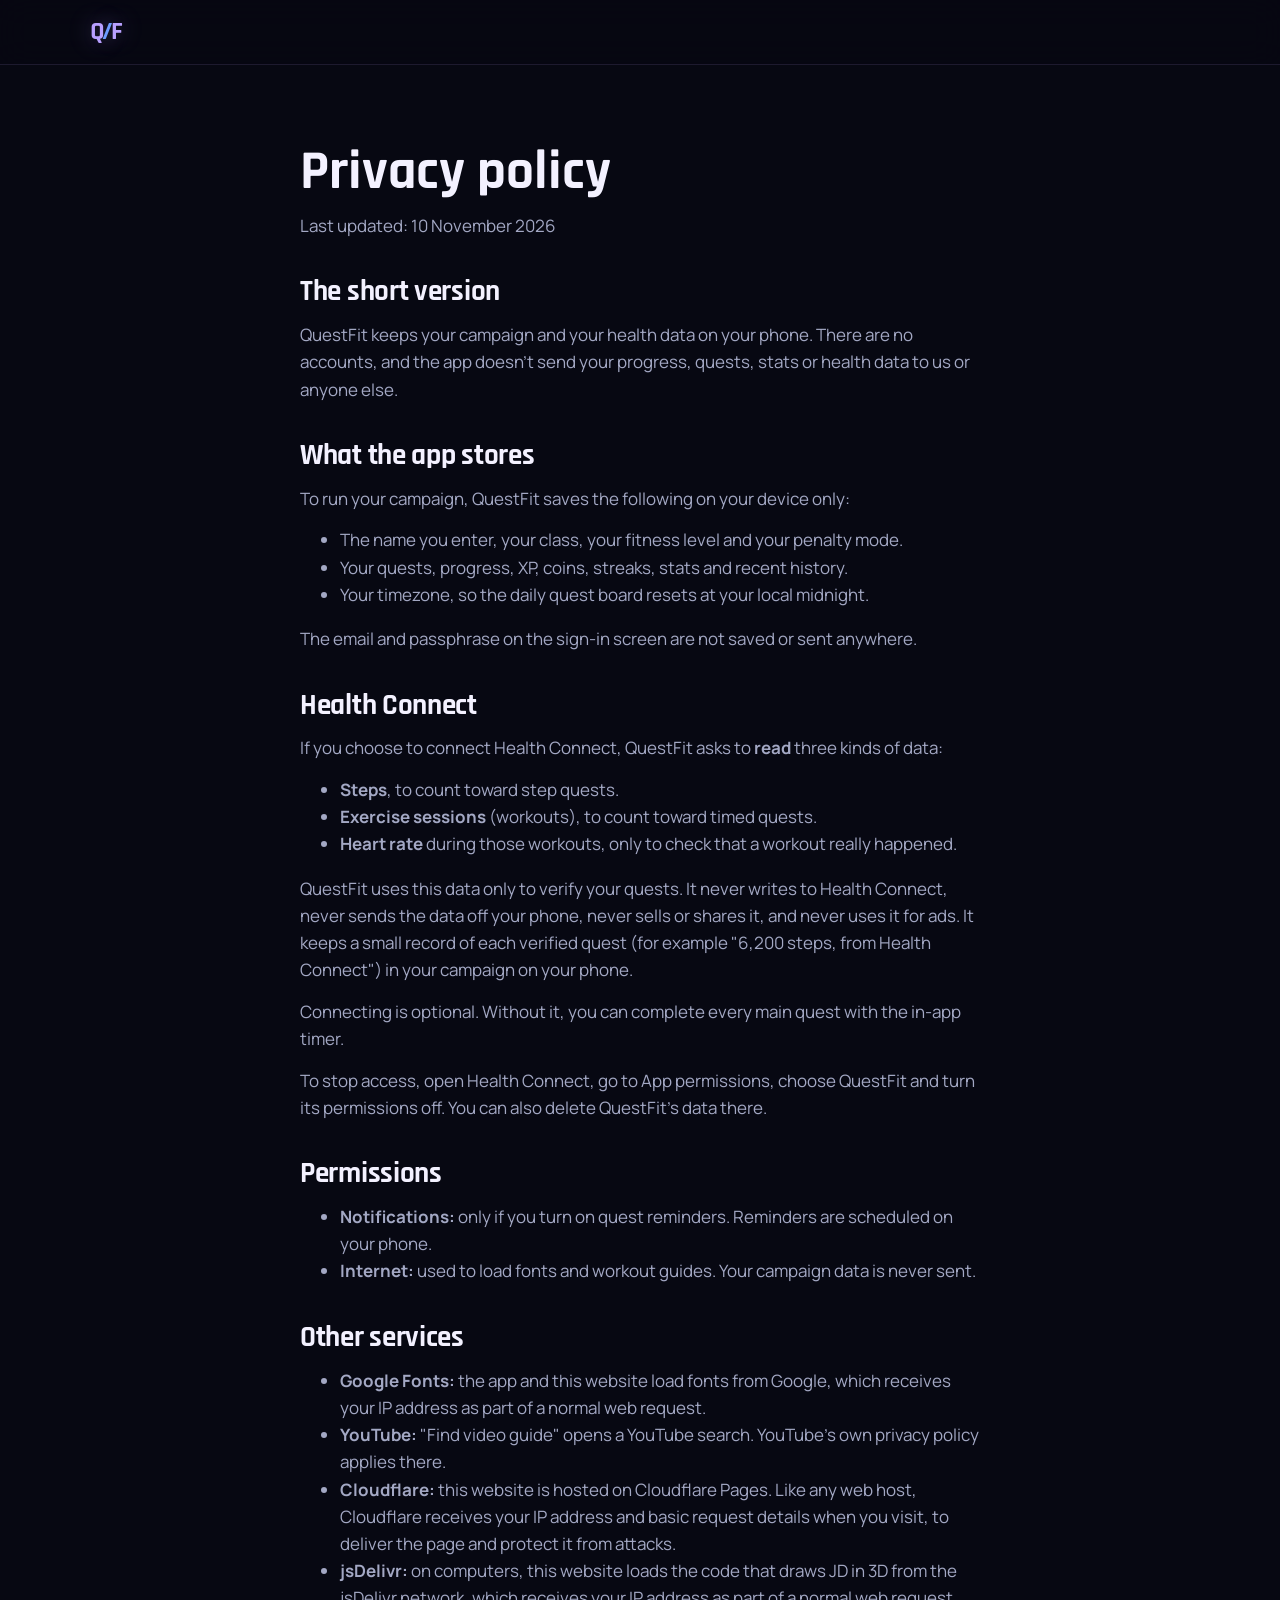
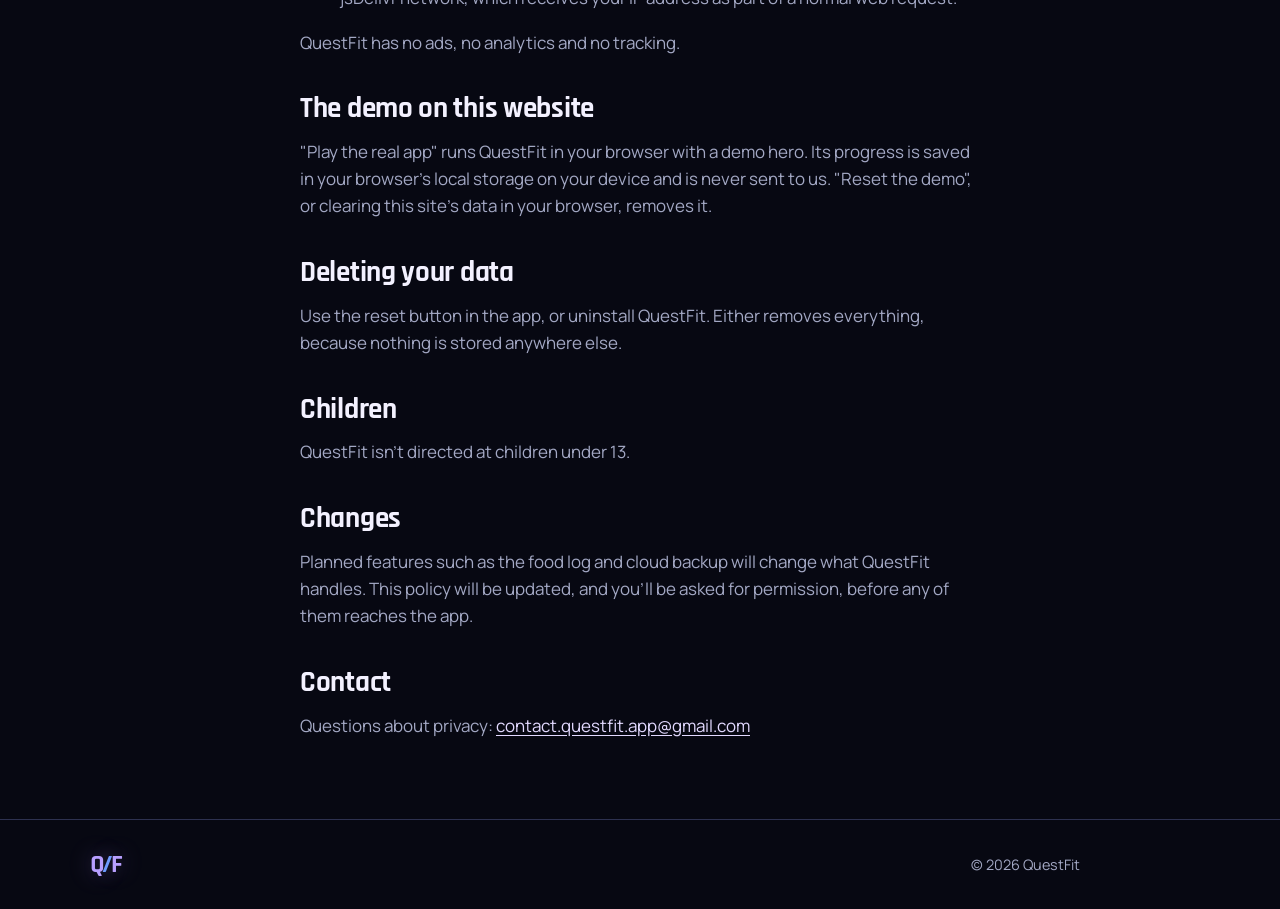
<file: privacy.html>
<!doctype html>
<html lang="en">
<head>
  <meta charset="UTF-8" />
  <meta name="viewport" content="width=device-width, initial-scale=1" />
  <title>Privacy policy · QuestFit</title>
  <meta name="theme-color" content="#070812" />
  <link rel="icon" href="assets/favicon-32.png" type="image/png" sizes="32x32" />
  <link rel="apple-touch-icon" href="assets/apple-touch-icon.png" />
  <link rel="preconnect" href="https://fonts.googleapis.com" />
  <link rel="preconnect" href="https://fonts.gstatic.com" crossorigin />
  <link rel="stylesheet" href="https://fonts.googleapis.com/css2?family=Manrope:wght@400;500;600;700&family=Rajdhani:wght@600;700&display=swap" />
  <link rel="stylesheet" href="styles.css" />
</head>
<body>
  <header class="site-header">
    <nav class="nav wrap" aria-label="Main">
      <a class="logo" href="index.html" aria-label="QuestFit home">Q<span>/</span>F</a>
    </nav>
  </header>

  <main class="legal wrap">
    <h1>Privacy policy</h1>
    <p class="updated">Last updated: 10 November 2026</p>

    <!-- Update this page (and the app's public/privacypolicy.html) before any server feature ships. -->

    <h2>The short version</h2>
    <p>QuestFit keeps your campaign and your health data on your phone. There are no accounts, and the app doesn't send your progress, quests, stats or health data to us or anyone else.</p>

    <h2>What the app stores</h2>
    <p>To run your campaign, QuestFit saves the following on your device only:</p>
    <ul>
      <li>The name you enter, your class, your fitness level and your penalty mode.</li>
      <li>Your quests, progress, XP, coins, streaks, stats and recent history.</li>
      <li>Your timezone, so the daily quest board resets at your local midnight.</li>
    </ul>
    <p>The email and passphrase on the sign-in screen are not saved or sent anywhere.</p>

    <h2>Health Connect</h2>
    <p>If you choose to connect Health Connect, QuestFit asks to <strong>read</strong> three kinds of data:</p>
    <ul>
      <li><strong>Steps</strong>, to count toward step quests.</li>
      <li><strong>Exercise sessions</strong> (workouts), to count toward timed quests.</li>
      <li><strong>Heart rate</strong> during those workouts, only to check that a workout really happened.</li>
    </ul>
    <p>QuestFit uses this data only to verify your quests. It never writes to Health Connect, never sends the data off your phone, never sells or shares it, and never uses it for ads. It keeps a small record of each verified quest (for example "6,200 steps, from Health Connect") in your campaign on your phone.</p>
    <p>Connecting is optional. Without it, you can complete every main quest with the in-app timer.</p>
    <p>To stop access, open Health Connect, go to App permissions, choose QuestFit and turn its permissions off. You can also delete QuestFit's data there.</p>

    <h2>Permissions</h2>
    <ul>
      <li><strong>Notifications:</strong> only if you turn on quest reminders. Reminders are scheduled on your phone.</li>
      <li><strong>Internet:</strong> used to load fonts and workout guides. Your campaign data is never sent.</li>
    </ul>

    <h2>Other services</h2>
    <ul>
      <li><strong>Google Fonts:</strong> the app and this website load fonts from Google, which receives your IP address as part of a normal web request.</li>
      <li><strong>YouTube:</strong> "Find video guide" opens a YouTube search. YouTube's own privacy policy applies there.</li>
      <li><strong>Cloudflare:</strong> this website is hosted on Cloudflare Pages. Like any web host, Cloudflare receives your IP address and basic request details when you visit, to deliver the page and protect it from attacks.</li>
      <li><strong>jsDelivr:</strong> on computers, this website loads the code that draws JD in 3D from the jsDelivr network, which receives your IP address as part of a normal web request.</li>
    </ul>
    <p>QuestFit has no ads, no analytics and no tracking.</p>

    <h2>The demo on this website</h2>
    <p>"Play the real app" runs QuestFit in your browser with a demo hero. Its progress is saved in your browser's local storage on your device and is never sent to us. "Reset the demo", or clearing this site's data in your browser, removes it.</p>

    <h2>Deleting your data</h2>
    <p>Use the reset button in the app, or uninstall QuestFit. Either removes everything, because nothing is stored anywhere else.</p>

    <h2>Children</h2>
    <p>QuestFit isn't directed at children under 13.</p>

    <h2>Changes</h2>
    <p>Planned features such as the food log and cloud backup will change what QuestFit handles. This policy will be updated, and you'll be asked for permission, before any of them reaches the app.</p>

    <h2>Contact</h2>
    <p>Questions about privacy: <a href="mailto:contact.questfit.app@gmail.com">contact.questfit.app@gmail.com</a></p>
  </main>

  <footer class="site-footer">
    <div class="wrap footer-row">
      <a class="logo" href="index.html" aria-label="QuestFit home">Q<span>/</span>F</a>
      <p>© 2026 QuestFit</p>
    </div>
  </footer>
</body>
</html>
</file>
<file: styles.css>
/* QuestFit website. Palette and fonts match the app's "Shadowbound" theme. */
:root {
  color-scheme: dark;
  --void: #070812;
  --panel: #101323;
  --panel-2: #151a31;
  --line: #2d3150;
  --text: #f3f1ff;
  --muted: #a3a8c4;
  --violet: #b8a0ff;
  --violet-pale: #e2d9ff;
  --violet-deep: #7659df;
  --blue: #6c9cff;
  --ember: #ff6f9e;
  --grad: linear-gradient(180deg, #fff 25%, #a9a5cb 100%); /* the soft white-to-grey on headlines */

  --font-display: Rajdhani, "Arial Narrow", sans-serif;
  --font-body: Manrope, -apple-system, BlinkMacSystemFont, "Segoe UI", sans-serif;

  /* fluid type scale: phone → desktop */
  --step-0: clamp(1rem, .96rem + .2vw, 1.0625rem);
  --step-1: clamp(1.125rem, 1.05rem + .35vw, 1.3125rem);
  --step-2: clamp(1.375rem, 1.2rem + .8vw, 1.875rem);
  --step-3: clamp(2rem, 1.5rem + 2.4vw, 3.5rem);
  --step-4: clamp(3rem, 1.6rem + 6.6vw, 7rem);

  --space-s: clamp(1rem, .9rem + .5vw, 1.5rem);
  --space-m: clamp(1.5rem, 1.2rem + 1.5vw, 2.5rem);
  --space-l: clamp(3rem, 2.2rem + 3.5vw, 5.5rem);
  --gutter: clamp(1rem, .5rem + 2.5vw, 2.5rem);
}

*, *::before, *::after { box-sizing: border-box; }
html { scroll-behavior: smooth; -webkit-text-size-adjust: 100%; }
body {
  position: relative;
  margin: 0;
  background: var(--void);
  color: var(--text);
  font: 400 var(--step-0)/1.6 var(--font-body);
  overflow-x: hidden;
}
img { display: block; max-width: 100%; height: auto; }
h1, h2, h3 { margin: 0; font-family: var(--font-display); font-weight: 700; line-height: 1; }
h2 { font-size: var(--step-3); letter-spacing: -.01em; }
h3 { font-size: var(--step-2); font-weight: 600; line-height: 1.1; }
p { margin: 0; }
a { color: var(--violet-pale); text-underline-offset: .2em; }
:focus-visible { outline: 2px solid var(--violet); outline-offset: 3px; border-radius: 4px; }

.wrap { width: 100%; max-width: 1180px; margin-inline: auto; padding-inline: var(--gutter); }
.skip-link { position: absolute; left: -999px; top: 0; padding: .75rem 1rem; background: var(--violet); color: var(--void); z-index: 100; }
.skip-link:focus { left: 1rem; }

/* header */
.site-header {
  position: sticky; top: 0; z-index: 10;
  background: rgba(7, 8, 18, .78);
  backdrop-filter: blur(16px);
  -webkit-backdrop-filter: blur(16px);
  border-bottom: 1px solid rgba(184, 160, 255, .12);
}
.nav { display: flex; align-items: center; gap: var(--space-s); min-height: 64px; }
.logo { color: var(--violet); font: 700 1.6rem/1 var(--font-display); letter-spacing: -.1em; text-decoration: none; text-shadow: 0 0 22px rgba(184, 160, 255, .35); }
.logo span { color: var(--blue); }
.nav-links { display: flex; gap: 1.75rem; margin: 0 0 0 auto; padding: 0; list-style: none; }
.nav-links a { color: var(--muted); font-weight: 600; font-size: .95rem; text-decoration: none; }
.nav-links a:hover { color: var(--text); }

/* buttons */
.btn {
  display: inline-flex; align-items: center; justify-content: center; gap: .6rem;
  min-height: 48px; padding: .8rem 1.4rem;
  border: 1px solid transparent; border-radius: 12px;
  font: 700 1rem/1 var(--font-body); text-decoration: none; cursor: pointer;
  transition: transform .15s ease, background-color .15s ease, box-shadow .15s ease;
}
.btn:active { transform: scale(.97); }
.btn--primary { background: var(--violet); color: #0d0b1b; box-shadow: 0 10px 30px rgba(118, 89, 223, .35); }
.btn--primary:hover { background: var(--violet-pale); }
.btn--soon { background: transparent; border-color: var(--line); color: var(--muted); cursor: default; }
.btn--soon svg { width: 18px; height: 18px; fill: currentColor; }
.play-badge img { height: 56px; width: auto; }
.play-slot--small .btn { min-height: 40px; padding: .55rem 1rem; font-size: .875rem; }
.play-slot--small .play-badge img { height: 40px; }

/* hero: centred copy, then JD standing in front of a glowing arch with the app beside him */
.hero { position: relative; isolation: isolate; padding-block: clamp(1.5rem, 1rem + 3vw, 3.5rem) 0; text-align: center; }
.hero-copy { max-width: 900px; margin-inline: auto; }
.hero-title { font-size: clamp(2.4rem, 1rem + 5vw, 5rem); line-height: .98; letter-spacing: -.02em; }
.hero-title .line { display: block; background: var(--grad); -webkit-background-clip: text; background-clip: text; color: transparent; }
.hero-lede { max-width: 46ch; margin: var(--space-s) auto 0; color: var(--muted); font-size: var(--step-1); line-height: 1.55; }
.hero-actions { display: flex; flex-direction: column; align-items: center; gap: .9rem; margin-top: var(--space-m); }
.hero-note { color: var(--muted); font-size: .9rem; }
.hero-scene { position: relative; height: clamp(400px, 42vw, 520px); margin-top: var(--space-s); overflow: hidden; }
.hero-jd { position: absolute; left: 50%; bottom: 0; z-index: 2; width: 267px; height: 400px; margin-left: -134px; pointer-events: none; }
.hero-phone { position: absolute; left: calc(50% + 150px); bottom: -150px; width: 270px; transform: rotate(4deg); }
.chip {
  position: absolute; z-index: 3; margin: 0; padding: .55rem .9rem;
  border: 1px solid rgba(184, 160, 255, .28); border-radius: 14px;
  background: rgba(16, 19, 35, .72); backdrop-filter: blur(10px); -webkit-backdrop-filter: blur(10px);
  color: var(--muted); font-size: .85rem; font-weight: 600; white-space: nowrap;
}
.chip strong { color: var(--text); }
.chip--quest { left: calc(50% - 400px); top: 24%; }
.chip--tier { left: calc(50% - 330px); top: 54%; }

/* the arch of light behind JD, here and at the bottom of the page */
.hero::before, .cta::before, .hero::after, .cta::after {
  content: ""; position: absolute; z-index: -1; pointer-events: none;
  left: calc(50% - 50vw); right: calc(50% - 50vw); bottom: 0; height: min(780px, 100%);
}
.hero::before, .cta::before { background: radial-gradient(44% 72% at 50% 100%, rgba(196, 168, 255, .7), rgba(118, 89, 223, .32) 40%, transparent 72%); }
.hero::before { background: radial-gradient(44% 72% at 50% 92%, rgba(196, 168, 255, .7), rgba(118, 89, 223, .32) 40%, transparent 72%); mask-image: linear-gradient(to top, transparent, #000 16%); -webkit-mask-image: linear-gradient(to top, transparent, #000 16%); }
.hero::after, .cta::after {
  background: repeating-radial-gradient(circle at 50% 100%, transparent 0 110px, rgba(184, 160, 255, .16) 111px 112px);
  mask-image: radial-gradient(circle at 50% 100%, #000, transparent 68%); -webkit-mask-image: radial-gradient(circle at 50% 100%, #000, transparent 68%);
}
.hero::after { mask-image: radial-gradient(circle at 50% 100%, #000, transparent 68%), linear-gradient(to top, transparent, #000 16%); mask-composite: intersect; -webkit-mask-composite: source-in; }

/* the pill that sits above every headline */
.pill {
  display: flex; width: fit-content; align-items: center; gap: .45rem; margin: 0 auto 1.1rem; padding: .35rem .95rem;
  border: 1px solid rgba(184, 160, 255, .3); border-radius: 99px; background: rgba(118, 89, 223, .13);
  color: var(--violet-pale); font-size: .85rem; font-weight: 600;
}
.demo-copy .pill { margin-left: 0; }

/* phone frame around real app screenshots */
.phone {
  position: relative; margin: 0;
  padding: 10px; border-radius: 44px;
  background: linear-gradient(160deg, #23264a, #0c0e1d);
  border: 1px solid rgba(184, 160, 255, .25);
  box-shadow: 0 40px 80px rgba(0, 0, 0, .55), 0 0 90px rgba(118, 89, 223, .18);
}
.phone img { border-radius: 34px; width: 100%; }

/* the one page-load moment: headline lines rise in turn, then the phone settles */
@media (prefers-reduced-motion: no-preference) {
  .hero-title .line { animation: rise .8s cubic-bezier(.2, .8, .2, 1) both; }
  .hero-title .line:nth-child(2) { animation-delay: .1s; }
  .hero-lede, .hero-actions { animation: rise .8s .35s cubic-bezier(.2, .8, .2, 1) both; }
  .hero-phone { animation: settle 1.1s .25s cubic-bezier(.2, .8, .2, 1) both; }
  .hero-title .line:nth-child(2) { animation: rise .8s .1s cubic-bezier(.2, .8, .2, 1) both, shimmer 1.8s 1.2s ease-in-out both; }
  .chip { animation: chip-float 5s ease-in-out infinite; }
  .chip--tier { animation-delay: -2.5s; }
}
@keyframes rise { from { opacity: 0; transform: translateY(.6em); } }
@keyframes settle { from { opacity: 0; transform: translateY(40px) rotate(10deg); } }
@keyframes chip-float { 50% { transform: translateY(-10px); } }
@keyframes shimmer { from { background-position: 100% 0; } to { background-position: 0 0; } }

/* demo: the playable quest */
.demo {
  padding-block: var(--space-l);
  background:
    radial-gradient(60% 80% at 80% 50%, rgba(118, 89, 223, .22), transparent 70%),
    linear-gradient(180deg, transparent, rgba(16, 19, 35, .7) 20%, rgba(16, 19, 35, .7) 80%, transparent);
}
.demo-grid { display: grid; grid-template-columns: minmax(0, .8fr) minmax(0, 1fr); gap: var(--space-l); align-items: center; }
.demo-copy p { max-width: 38ch; margin-top: var(--space-s); color: var(--muted); font-size: var(--step-1); }
.demo-stage { display: grid; gap: 1.25rem; }

.guide-wrap { display: flex; align-items: center; gap: 1.25rem; }
/* JD, the 3D guide; the glow shows until (or if) the model loads. */
.guide {
  flex-shrink: 0; width: 190px; height: 280px;
  background: radial-gradient(closest-side at 50% 72%, rgba(115, 92, 255, .3), transparent);
}
.guide canvas { display: block; width: 100%; height: 100%; }
.guide-says {
  position: relative; padding: .75rem 1rem;
  border: 1px solid var(--line); border-radius: 14px 14px 14px 4px;
  background: var(--panel); font-weight: 600; font-size: .95rem;
}

.quest {
  padding: clamp(1.25rem, 1rem + 1vw, 1.75rem);
  border: 1px solid rgba(184, 160, 255, .55);
  border-radius: 8px 22px 8px 22px;
  background: linear-gradient(120deg, rgba(52, 37, 89, .55), rgba(16, 19, 35, .95));
  box-shadow: 0 30px 60px rgba(0, 0, 0, .35);
  transition: border-color .3s, box-shadow .3s;
}
.quest.is-done { border-color: var(--violet-pale); box-shadow: 0 30px 60px rgba(0, 0, 0, .35), 0 0 0 4px rgba(184, 160, 255, .15); }
.quest-head { display: grid; grid-template-columns: auto 1fr auto; gap: 1rem; align-items: center; }
.quest-icon { display: grid; place-items: center; width: 48px; height: 48px; border-radius: 14px; background: rgba(184, 160, 255, .14); color: var(--violet-pale); font-size: 1.4rem; }
.quest-kind { color: var(--violet); font-size: .85rem; font-weight: 600; }
.quest-reward { color: var(--violet-pale); font-weight: 700; font-size: .85rem; text-align: right; line-height: 1.35; }
.quest-desc { margin: 1rem 0 1.25rem; color: var(--muted); }
.bar { height: 8px; overflow: hidden; border-radius: 99px; background: #252844; }
.bar span { display: block; width: 0; height: 100%; border-radius: inherit; background: linear-gradient(90deg, var(--violet-deep), var(--violet-pale)); transition: width .6s cubic-bezier(.2, .8, .2, 1); }
.quest-foot { display: flex; align-items: center; justify-content: space-between; gap: 1rem; margin-top: 1.25rem; }
.quest-count { font-weight: 700; font-variant-numeric: tabular-nums; }
.reward { min-height: 1.6em; margin-top: .75rem; color: var(--violet-pale); font-weight: 700; }
.reward:empty { min-height: 0; margin: 0; }
.xp { padding: 0 .25rem; }
.xp p { display: flex; justify-content: space-between; margin-bottom: .5rem; color: var(--muted); font-size: .9rem; font-variant-numeric: tabular-nums; }
.xp strong { color: var(--text); }
.bar--xp { height: 6px; }
.bar--xp span { background: linear-gradient(90deg, #477bea, #84c8ff); }

/* how it works: a real sequence, so it's numbered */
.how { padding-block: var(--space-l); }
.steps { display: grid; grid-template-columns: repeat(3, minmax(0, 1fr)); gap: var(--space-m); margin: var(--space-m) 0 0; padding: 0; list-style: none; counter-reset: step; }
.steps li { counter-increment: step; padding-top: 1.25rem; border-top: 2px solid var(--line); }
.steps li::before { content: counter(step); display: block; margin-bottom: .75rem; color: var(--violet); font: 700 var(--step-3)/1 var(--font-display); }
.steps p { margin-top: .75rem; color: var(--muted); }

/* classes */
.classes { padding-block: var(--space-l); background: var(--panel); border-block: 1px solid var(--line); }
.class-list { display: grid; grid-template-columns: repeat(2, minmax(0, 1fr)); gap: 0; margin: var(--space-m) 0 0; padding: 0; list-style: none; }
.class { --accent: var(--violet); display: flex; gap: 1.25rem; padding: var(--space-m) var(--space-s) var(--space-m) 0; border-top: 1px solid var(--line); }
.class:nth-child(even) { padding-left: var(--space-s); border-left: 1px solid var(--line); }
.class--warrior { --accent: #f4c76b; }
.class--ranger { --accent: #6ad4d1; }
.class--mage { --accent: #c5a7ff; }
.class--allrounder { --accent: var(--ember); }
.class-icon { position: relative; display: grid; place-items: center; flex-shrink: 0; width: 64px; height: 64px; border: 1px solid var(--accent); border-radius: 50%; color: var(--accent); font-size: 1.75rem; box-shadow: 0 0 30px color-mix(in srgb, var(--accent) 25%, transparent); }
.class-focus { margin: .35rem 0 .6rem; color: var(--accent); font-weight: 700; }
.class-body > p:last-child { color: var(--muted); }

/* stakes */
.stakes { padding-block: var(--space-l); }
.stakes-lede { max-width: 50ch; margin-top: var(--space-s); color: var(--muted); font-size: var(--step-1); }
.modes {
  display: grid; grid-template-columns: repeat(3, minmax(0, 1fr));
  margin-top: var(--space-m);
  border-radius: 18px; overflow: hidden;
  border: 1px solid var(--line);
}
.mode { padding: var(--space-m) var(--space-s); }
.mode + .mode { border-left: 1px solid var(--line); }
.mode p { margin-top: .75rem; color: var(--muted); }
/* intensity rises left to right */
.mode--soft { background: linear-gradient(180deg, rgba(108, 156, 255, .1), transparent); }
.mode--soft h3 { color: var(--blue); }
.mode--balanced { background: linear-gradient(180deg, rgba(184, 160, 255, .14), transparent); }
.mode--balanced h3 { color: var(--violet); }
.mode--hardcore { background: linear-gradient(180deg, rgba(255, 111, 158, .18), transparent); }
.mode--hardcore h3 { color: var(--ember); }
.stakes-safe { max-width: 62ch; margin-top: var(--space-s); color: var(--muted); }

/* coming soon */
.soon { padding-block: var(--space-l); }
.soon-lede { margin-top: var(--space-s); color: var(--muted); font-size: var(--step-1); }
.soon-list { display: grid; grid-template-columns: repeat(2, minmax(0, 1fr)); gap: var(--space-m) var(--space-l); margin: var(--space-m) 0 0; padding: 0; list-style: none; }
.soon-list li { padding-left: 1.25rem; border-left: 2px dashed rgba(184, 160, 255, .4); }
.soon-list p { margin-top: .6rem; color: var(--muted); }

/* faq */
.faq { max-width: 860px; padding-block: var(--space-l); }
.faq h2 { margin-bottom: var(--space-m); }
.faq details { border-top: 1px solid var(--line); }
.faq details:last-of-type { border-bottom: 1px solid var(--line); }
.faq summary { display: flex; justify-content: space-between; gap: 1rem; padding: 1.25rem 0; font-weight: 700; font-size: var(--step-1); cursor: pointer; list-style: none; }
.faq summary::-webkit-details-marker { display: none; }
.faq summary::after { content: "+"; color: var(--violet); font-size: 1.5rem; line-height: 1; transition: transform .2s; }
.faq details[open] summary::after { transform: rotate(45deg); }
.faq details p { max-width: 62ch; padding-bottom: 1.25rem; color: var(--muted); }

/* final call */
.cta { display: flex; flex-wrap: wrap; align-items: center; justify-content: space-between; gap: var(--space-s); padding-block: var(--space-l); border-top: 1px solid var(--line); }
.cta h2 { font-size: var(--step-4); line-height: .9; }

/* footer */
.site-footer { padding-block: 2rem; border-top: 1px solid var(--line); color: var(--muted); font-size: .9rem; }
.footer-row { display: flex; flex-wrap: wrap; align-items: center; gap: 1rem 2rem; }
.footer-row p { margin-left: auto; }

/* privacy page */
.legal { max-width: 760px; padding-block: var(--space-l); }
.legal h1 { font-size: var(--step-3); }
.legal h2 { margin-top: var(--space-m); font-size: var(--step-2); }
.legal p, .legal li { color: var(--muted); }
.legal p, .legal ul { margin-top: .9rem; }
.legal .updated { margin-top: .75rem; }

/* tablet */
@media (max-width: 900px) {
  .hero-phone { left: calc(50% + 90px); width: 220px; }
  .chip { display: none; }
  .demo-grid { grid-template-columns: 1fr; gap: var(--space-m); }
  .steps { grid-template-columns: 1fr; }
  .soon-list { grid-template-columns: 1fr; }
}
/* phone */
@media (max-width: 640px) {
  .nav-links { display: none; }
  .play-slot--small { margin-left: auto; }
  .class-list { grid-template-columns: 1fr; }
  .class, .class:nth-child(even) { padding: var(--space-s) 0; border-left: 0; }
  .modes { grid-template-columns: 1fr; }
  .mode + .mode { border-left: 0; border-top: 1px solid var(--line); }
  .quest-head { grid-template-columns: auto 1fr; }
  .quest-reward { grid-column: 1 / -1; text-align: left; }
  .footer-row p { margin-left: 0; width: 100%; }
}

@media (prefers-reduced-motion: reduce) {
  *, *::before, *::after { animation: none !important; transition-duration: .01ms !important; scroll-behavior: auto !important; }
}

/* ---------- Animations ----------
   JS adds .motion to <html> only when the visitor allows motion, so every
   hidden-until-revealed state below is skipped for reduced-motion visitors. */

/* hero: drifting runes and a glow that follows the cursor */
.hero { position: relative; }
.hero > :not(.runes) { position: relative; z-index: 1; }
.runes {
  position: absolute; inset: 0 calc(50% - 50vw); z-index: 0;
  overflow: hidden; pointer-events: none;
  mask-image: linear-gradient(to bottom, transparent, #000 12%, #000 80%, transparent);
}
.runes::before {
  content: ""; position: absolute; inset: 0;
  background: radial-gradient(460px circle at var(--mx, 70%) var(--my, 35%), rgba(118, 89, 223, .22), transparent 70%);
  opacity: var(--glow, 0); transition: opacity .6s ease;
}
.rune {
  position: absolute; left: var(--x); top: var(--y);
  color: var(--violet); font-size: var(--s); text-shadow: 0 0 14px rgba(184, 160, 255, .8);
  opacity: 0; animation: drift var(--d) linear var(--delay) infinite;
}
@keyframes drift {
  0% { opacity: 0; translate: 0 0; rotate: 0deg; }
  20%, 70% { opacity: var(--o); }
  100% { opacity: 0; translate: var(--sway) -180px; rotate: 90deg; }
}

/* the last headline line gets one light sweep after it lands */
.hero-title .line:nth-child(2) {
  background: linear-gradient(100deg, var(--text) 40%, var(--violet-pale) 47%, #fff 50%, var(--violet-pale) 53%, var(--text) 60%);
  background-size: 260% 100%;
  -webkit-background-clip: text; background-clip: text;
  color: transparent;
}

/* scroll reveals: single elements and staggered groups */
.motion .reveal, .motion [data-stagger] > * {
  opacity: 0; translate: 0 28px;
  transition: opacity .7s cubic-bezier(.2, .8, .2, 1), translate .7s cubic-bezier(.2, .8, .2, 1);
  transition-delay: calc(var(--i, 0) * 110ms);
}
.motion .reveal.is-visible, .motion [data-stagger].is-visible > * { opacity: 1; translate: 0 0; }

/* step numbers pop in after their step */
.motion .steps.is-visible li::before { animation: num-in .7s calc(var(--i, 0) * 110ms + .25s) cubic-bezier(.3, 1.6, .5, 1) both; }
@keyframes num-in { from { opacity: 0; scale: .3; text-shadow: 0 0 40px var(--violet); } }

/* penalty modes light up left to right; Hardcore pulses once */
.motion .modes.is-visible .mode { animation: light-up .9s calc(var(--i, 0) * 260ms + .3s) ease-out both; }
.motion .modes.is-visible .mode--hardcore { animation: light-up .9s .82s ease-out both, ember-pulse 1.4s 1.5s ease-out; }
@keyframes light-up { from { filter: brightness(.35) saturate(.4); } }
@keyframes ember-pulse { 40% { box-shadow: inset 0 0 0 1px var(--ember), inset 0 0 70px rgba(255, 111, 158, .35); } }

/* quest demo */
.quest { position: relative; }
.quest-foot { position: relative; }
.quest-icon { transition: transform .6s cubic-bezier(.3, 1.4, .5, 1), color .3s, background-color .3s, box-shadow .3s; }
.quest.is-done .quest-icon { color: #f4c76b; background: rgba(244, 199, 107, .16); transform: rotate(360deg) scale(1.08); box-shadow: 0 0 26px rgba(244, 199, 107, .35); }
.float-num {
  position: absolute; right: 1rem; bottom: 100%;
  color: var(--violet-pale); font: 700 1.25rem/1 var(--font-display);
  text-shadow: 0 0 14px rgba(184, 160, 255, .8);
  pointer-events: none; animation: float-up .9s ease-out forwards;
}
@keyframes float-up {
  from { opacity: 0; translate: 0 10px; scale: .7; }
  20% { opacity: 1; scale: 1.2; }
  to { opacity: 0; translate: 0 -54px; scale: 1; }
}
.spark {
  position: absolute; left: var(--x); top: var(--y);
  color: var(--c); font-size: var(--s); line-height: 1;
  pointer-events: none; animation: burst .9s cubic-bezier(.2, .8, .2, 1) forwards;
}
@keyframes burst { to { opacity: 0; translate: var(--dx) var(--dy); rotate: var(--r); scale: .4; } }
.levelup {
  position: absolute; inset: 0; z-index: 2;
  display: grid; place-items: center;
  border-radius: inherit;
  background: radial-gradient(circle, rgba(118, 89, 223, .55), rgba(7, 8, 18, .85) 70%);
  color: #fff; font: 700 clamp(2.5rem, 2rem + 3vw, 4rem)/1 var(--font-display); letter-spacing: .02em;
  text-shadow: 0 0 30px var(--violet);
  pointer-events: none; animation: levelup 1.8s ease forwards;
}
@keyframes levelup {
  0% { opacity: 0; scale: .6; }
  15% { opacity: 1; scale: 1.08; }
  25%, 75% { opacity: 1; scale: 1; }
  100% { opacity: 0; scale: 1.1; }
}

/* hover and tap feedback */
.btn { position: relative; overflow: hidden; isolation: isolate; }
.btn::after {
  content: ""; position: absolute; inset: 0; z-index: -1;
  background: linear-gradient(110deg, transparent 30%, rgba(255, 255, 255, .35) 50%, transparent 70%);
  translate: -120% 0; pointer-events: none;
}
@media (hover: hover) {
  .btn:hover::after { translate: 120% 0; transition: translate .7s ease; }
  .class-icon { transition: transform .45s cubic-bezier(.3, 1.6, .5, 1), box-shadow .3s, background-color .3s; }
  .class:hover .class-icon { transform: scale(1.08); background: color-mix(in srgb, var(--accent) 14%, transparent); box-shadow: 0 0 50px color-mix(in srgb, var(--accent) 55%, transparent); }
}
/* class icons: play on hover, or once on scroll-in where there's no hover (main.js adds .is-played) */
.class-icon .glyph { display: inline-block; }
.class-icon::before, .class-icon::after { content: ""; position: absolute; pointer-events: none; opacity: 0; }
/* shared impact ring; each class adds its own move on the glyph and ::after */
.class-icon::before { inset: -1px; border: 1px solid var(--accent); border-radius: 50%; }
.class:is(:hover, .is-played) .class-icon::before { animation: ring .7s ease-out; }

/* Warrior: swing the swords, slash across, then the ring hits */
.class--warrior:is(:hover, .is-played) .glyph { animation: swing .55s cubic-bezier(.3, 1.6, .5, 1); }
.class--warrior .class-icon::after { left: 50%; top: 50%; width: 92px; height: 2px; translate: -50% -50%; rotate: -45deg; background: linear-gradient(90deg, transparent, var(--accent), #fff, var(--accent), transparent); }
.class--warrior:is(:hover, .is-played) .class-icon::after { animation: slash .45s .15s ease-out; }
.class--warrior:is(:hover, .is-played) .class-icon::before { animation-delay: .25s; }

/* Ranger: draw back, loose the arrow up-right along its trail, nock a new one */
.class--ranger:is(:hover, .is-played) .glyph { animation: loose .9s ease-in-out; }
.class--ranger .class-icon::after { left: 50%; top: 50%; width: 110px; height: 2px; transform-origin: 0 50%; rotate: -45deg; background: linear-gradient(90deg, transparent, var(--accent)); }
.class--ranger:is(:hover, .is-played) .class-icon::after { animation: trail .55s .25s ease-out; }
.class--ranger:is(:hover, .is-played) .class-icon::before { animation-delay: .25s; }

/* Mage: the star spins and glows while a rune arc circles the icon */
.class--mage:is(:hover, .is-played) .glyph { animation: twinkle .9s ease-in-out; }
.class--mage .class-icon::after { inset: -7px; border: 2px solid transparent; border-top-color: var(--accent); border-right-color: var(--accent); border-radius: 50%; }
.class--mage:is(:hover, .is-played) .class-icon::after { animation: orbit .9s ease-out; }

/* All-Rounder: the burst turns and throws rays every way */
.class--allrounder:is(:hover, .is-played) .glyph { animation: turn .7s cubic-bezier(.3, 1.6, .5, 1); }
.class--allrounder .class-icon::after {
  inset: -16px; border-radius: 50%;
  background: repeating-conic-gradient(var(--accent) 0 5deg, transparent 5deg 30deg);
  mask: radial-gradient(closest-side, transparent 62%, #000 64%, transparent 100%);
}
.class--allrounder:is(:hover, .is-played) .class-icon::after { animation: rays .7s ease-out; }
@keyframes ring { from { opacity: .9; scale: 1; } to { opacity: 0; scale: 1.6; } }
@keyframes swing { 35% { rotate: -40deg; scale: 1.1; } 60% { rotate: 25deg; scale: 1.25; } }
@keyframes slash { 0% { opacity: 1; scale: 0 1; } 60% { opacity: 1; scale: 1 1; } 100% { opacity: 0; scale: 1 1; } }
@keyframes loose {
  25% { translate: -5px 5px; }
  40% { translate: 46px -46px; opacity: 0; }
  60% { translate: -10px 10px; opacity: 0; }
  100% { translate: 0 0; opacity: 1; }
}
@keyframes trail { 0% { opacity: 1; scale: 0 1; } 50% { opacity: 1; scale: 1 1; } 100% { opacity: 0; scale: 1 1; translate: 20px -20px; } }
@keyframes twinkle { 50% { rotate: 180deg; scale: 1.35; text-shadow: 0 0 18px var(--accent); } 100% { rotate: 360deg; } }
@keyframes orbit { 0% { opacity: 1; rotate: 0deg; } 80% { opacity: 1; } 100% { opacity: 0; rotate: 540deg; } }
@keyframes turn { 50% { rotate: 60deg; scale: 1.3; } 100% { rotate: 90deg; } }
@keyframes rays { from { opacity: 1; scale: .6; rotate: 0deg; } to { opacity: 0; scale: 1.3; rotate: 25deg; } }

/* FAQ answers are animated by JS; this keeps the text clipped while they open */
.faq details p { overflow: hidden; }

/* anchor targets clear the sticky header and their heading glows on arrival */
section[id] { scroll-margin-top: 72px; }
h2.is-arrived { animation: arrive 1.3s ease-out; }
@keyframes arrive { 30% { color: var(--violet-pale); text-shadow: 0 0 30px rgba(184, 160, 255, .8); } }


.jd-mood { margin-top: .75rem; color: var(--muted); font-size: .85rem; }
.jd-mood strong { color: var(--violet-pale); }
.jd-mood button { min-width: 2.2rem; margin-left: .25rem; padding: .2rem .5rem; border: 1px solid var(--line); border-radius: 99px; background: transparent; color: var(--muted); font: inherit; cursor: pointer; }
.jd-mood button[aria-pressed="true"] { border-color: var(--violet); color: var(--text); }

/* JD's four attitudes */
.jd { padding-block: var(--space-l); }
.jd-lede { max-width: 52ch; margin-top: var(--space-s); color: var(--muted); font-size: var(--step-1); }
.jd-tiers { display: grid; grid-template-columns: repeat(4, minmax(0, 1fr)); gap: var(--space-s); margin: var(--space-m) 0 0; padding: 0; list-style: none; }
.jd-tier { --tint: 115, 92, 255; padding: 0 1rem 1.25rem; border: 1px solid var(--line); border-radius: 8px 22px 8px 22px; background: radial-gradient(ellipse at 50% 28%, rgba(var(--tint), .3), transparent 62%), var(--panel); overflow: hidden; }
.jd-tier--aloof { --tint: 108, 156, 255; }
.jd-tier--grudging { --tint: 184, 160, 255; }
.jd-tier--warm { --tint: 244, 199, 107; }
.jd-tier--proud { --tint: 255, 111, 158; }
.jd-tier img { width: 100%; height: auto; margin-bottom: .5rem; filter: drop-shadow(0 12px 18px rgba(0, 0, 0, .45)); }
.jd-levels { color: var(--muted); font-size: .8rem; font-weight: 700; letter-spacing: .08em; text-transform: uppercase; }
.jd-tier h3 { margin-top: .25rem; }
.jd-quote { margin-top: .6rem; color: var(--violet-pale); font-weight: 600; }
.jd-try { margin-top: var(--space-s); }
@media (max-width: 900px) { .jd-tiers { grid-template-columns: repeat(2, minmax(0, 1fr)); } }

/* ---------- One JD for the whole page (assets/jdstage.js) ---------- */
#jd-layer { position: absolute; inset: 0; z-index: 6; overflow: hidden; pointer-events: none; }
#jd-stage { position: absolute; left: 0; top: 0; pointer-events: none; opacity: 0; transition: opacity .5s ease; will-change: transform; }
.guide img { width: 100%; height: 100%; object-fit: contain; transition: opacity .4s; }
.hero-jd { transition: opacity .4s; }
.stage-on .guide img, .stage-on .hero-jd { opacity: 0; }

/* ---------- Inside the app: the phone stays put while the steps scroll past ---------- */
.tour { padding-block: var(--space-l); }
.tour-grid { display: grid; grid-template-columns: minmax(0, 1fr) minmax(0, 320px); gap: var(--space-l); align-items: start; margin-top: var(--space-m); }
.tour-steps { margin: 0; padding: 0; list-style: none; }
.tour-step { display: flex; flex-direction: column; justify-content: center; min-height: 72vh; opacity: .3; transition: opacity .5s ease; }
.tour-step.is-active { opacity: 1; }
.tour-num { color: var(--violet); font: 700 var(--step-3)/1 var(--font-display); }
.tour-step h3 { margin-top: .5rem; font-size: var(--step-3); }
.tour-step p { max-width: 36ch; margin-top: .9rem; color: var(--muted); font-size: var(--step-1); }
.tour-inline { display: none; }
.tour-phone { position: sticky; top: max(84px, calc(50vh - 340px)); }
.tour-phone img { opacity: 0; transition: opacity .6s ease; }
.tour-phone img.is-active { opacity: 1; }
.tour-phone img + img { position: absolute; inset: 10px; width: calc(100% - 20px); height: calc(100% - 20px); }
@media (max-width: 900px) {
  .tour-grid { grid-template-columns: 1fr; gap: 0; }
  .tour-phone { display: none; }
  .tour-step { min-height: 0; padding-block: var(--space-m); opacity: 1; }
  .tour-inline { display: block; width: min(78%, 300px); margin: var(--space-s) auto 0; }
}

/* ---------- Depth: aurora behind the page, glowing tilting cards, headlines that rise word by word ---------- */
.motion body::before {
  content: ""; position: fixed; inset: -25%; z-index: -1; pointer-events: none;
  background:
    radial-gradient(38% 30% at 18% 22%, rgba(118, 89, 223, .2), transparent),
    radial-gradient(34% 28% at 82% 58%, rgba(108, 156, 255, .13), transparent),
    radial-gradient(30% 24% at 48% 92%, rgba(255, 111, 158, .09), transparent);
  animation: aurora 26s ease-in-out infinite alternate;
}
@keyframes aurora { to { transform: translate3d(4%, -3%, 0) rotate(8deg) scale(1.12); } }

.glow-card { position: relative; transform: perspective(900px) rotateX(var(--rx, 0deg)) rotateY(var(--ry, 0deg)); transition: transform .45s cubic-bezier(.2, .8, .2, 1); }
.glow-card.is-hot { transition-duration: .1s; }
.glow-card::after {
  content: ""; position: absolute; inset: 0; border-radius: inherit; pointer-events: none; opacity: 0; transition: opacity .3s;
  background: radial-gradient(300px circle at var(--mx, 50%) var(--my, 50%), rgba(184, 160, 255, .17), transparent 62%);
}
.glow-card.is-hot::after { opacity: 1; }

.w { display: inline-block; overflow: hidden; vertical-align: top; padding-bottom: .1em; margin-bottom: -.1em; }
.motion .words .w > span { display: inline-block; translate: 0 115%; transition: translate .85s cubic-bezier(.2, .8, .2, 1) calc(var(--wi) * 55ms); }
.motion .words.is-visible .w > span { translate: 0 0; }

/* Lenis smooth scrolling */
html.lenis, html.lenis body { height: auto; }
.lenis.lenis-smooth { scroll-behavior: auto !important; }
.lenis.lenis-stopped { overflow: hidden; }

/* ---------- Headlines: one pattern everywhere (pill, gradient headline, one line), centred ---------- */
main section:not(.legal) h2 { background: var(--grad); -webkit-background-clip: text; background-clip: text; color: transparent; }
main h2.words { background: none; color: var(--text); }
.words .w > span { background: var(--grad); -webkit-background-clip: text; background-clip: text; color: transparent; }
.jd h2, .how h2, .classes h2, .stakes h2, .tour h2, .soon h2, .faq h2 { text-align: center; }
.jd-lede, .stakes-lede, .soon-lede, .stakes-safe { margin-inline: auto; text-align: center; }
.faq h2 { margin-bottom: var(--space-m); }
.jd-try { text-align: center; }

/* ---------- Floating pill navigation ---------- */
.site-header { background: rgba(7, 8, 18, .45); }
.nav { display: grid; grid-template-columns: 1fr auto 1fr; }
.nav-links { justify-self: center; gap: .15rem; margin: 0; padding: .3rem; border: 1px solid rgba(184, 160, 255, .2); border-radius: 99px; background: rgba(16, 19, 35, .6); backdrop-filter: blur(12px); -webkit-backdrop-filter: blur(12px); }
.nav-links a { display: block; padding: .45rem 1rem; border-radius: 99px; transition: background-color .2s, color .2s; }
.nav-links a:hover { background: rgba(184, 160, 255, .14); }
.play-slot--small { justify-self: end; }
@media (max-width: 640px) { .nav { grid-template-columns: 1fr auto; } }

/* ---------- A scene of light behind each section ---------- */
.demo, .jd, .how, .classes, .stakes, .tour, .watch, .soon, .cta { position: relative; isolation: isolate; }
.demo::before, .jd::before, .how::before, .classes::before, .stakes::before, .tour::before, .watch::before, .soon::before {
  content: ""; position: absolute; z-index: -1; pointer-events: none; inset: 0 calc(50% - 50vw);
  mask-image: linear-gradient(to bottom, transparent, #000 16%, #000 84%, transparent); -webkit-mask-image: linear-gradient(to bottom, transparent, #000 16%, #000 84%, transparent);
}
/* demo: a column of light behind the quest card */
.demo::before { background: linear-gradient(90deg, transparent 58%, rgba(150, 110, 255, .08) 66%, rgba(196, 168, 255, .2) 76%, rgba(150, 110, 255, .08) 86%, transparent 94%), radial-gradient(30% 40% at 76% 100%, rgba(196, 168, 255, .35), transparent); }
/* JD's section: a spotlight cone from above */
.jd::before { background: conic-gradient(from 150deg at 50% -4%, transparent 0deg, rgba(196, 168, 255, .3) 30deg, transparent 60deg); filter: blur(24px); }
/* how it works: a horizon of blue light rising from the floor */
.how::before { background: radial-gradient(70% 46% at 50% 100%, rgba(108, 156, 255, .3), transparent 72%); }
/* classes: one soft light per class colour */
.classes::before { background:
  radial-gradient(26% 40% at 10% 10%, rgba(244, 199, 107, .16), transparent),
  radial-gradient(26% 40% at 90% 10%, rgba(98, 230, 215, .14), transparent),
  radial-gradient(26% 40% at 10% 90%, rgba(184, 160, 255, .16), transparent),
  radial-gradient(26% 40% at 90% 90%, rgba(255, 111, 158, .15), transparent); }
/* stakes: an ember glow over a perspective grid floor */
.stakes::before { background:
  radial-gradient(60% 40% at 50% 100%, rgba(255, 111, 158, .28), transparent 75%),
  repeating-linear-gradient(90deg, rgba(184, 160, 255, .12) 0 1px, transparent 1px 72px),
  repeating-linear-gradient(0deg, rgba(184, 160, 255, .12) 0 1px, transparent 1px 72px);
  mask-image: linear-gradient(to top, #000, transparent 62%); -webkit-mask-image: linear-gradient(to top, #000, transparent 62%); transform: perspective(700px) rotateX(58deg); transform-origin: 50% 100%; }
/* the app tour: a violet glow where the phone sits */
.tour::before { background: radial-gradient(34% 46% at 80% 38%, rgba(118, 89, 223, .34), transparent 72%); }
.soon::before { background: radial-gradient(60% 40% at 50% 0%, rgba(108, 156, 255, .2), transparent 75%); }

/* closing call to action: the hero's arch again */
.cta { flex-direction: column; justify-content: flex-end; align-items: center; min-height: 520px; text-align: center; border-top: 0; padding-bottom: 0; }
.cta-jd { width: 200px; height: 300px; margin-top: var(--space-s); pointer-events: none; }
.cta-jd img { width: 100%; height: 100%; object-fit: contain; transition: opacity .4s; }
.stage-on .cta-jd img { opacity: 0; }
@media (min-width: 900px) { .site-footer .footer-row { padding-right: 150px; } }
.cta h2 { font-size: clamp(2.6rem, 1.4rem + 5vw, 5.5rem); line-height: .95; }

/* ---------- Phones: JD and the app stack instead of sitting side by side ---------- */
@media (max-width: 700px) {
  .hero-scene { height: 380px; }
  .hero-jd { width: 227px; height: 340px; margin-left: -114px; }
  .hero-phone { display: none; }
}

/* ---------- Video: the app in motion ---------- */
.watch { padding-block: var(--space-l); }
.watch h2 { text-align: center; }
.watch::before { background: radial-gradient(40% 55% at 50% 50%, rgba(118, 89, 223, .3), transparent 72%); }
.watch-grid { display: grid; grid-template-columns: minmax(0, 1fr) minmax(0, 300px) minmax(0, 1fr); gap: var(--space-m); align-items: center; margin-top: var(--space-m); }
.watch-steps { grid-column: 1; margin: 0; padding: 0; list-style: none; justify-self: end; max-width: 30ch; }
.watch-steps li { padding: .9rem 0 .9rem 1rem; border-left: 2px solid var(--line); opacity: .4; transition: opacity .4s, border-color .4s; }
.watch-steps li.is-active { opacity: 1; border-color: var(--violet); }
.watch-steps strong { display: block; font: 700 var(--step-1)/1.2 var(--font-display); }
.watch-steps span { display: block; margin-top: .25rem; color: var(--muted); font-size: .9rem; }
.watch-phone { grid-column: 2; width: 100%; }
.watch-phone video { display: block; width: 100%; aspect-ratio: 780 / 1665; border-radius: 34px; background: #0c0e1d; object-fit: cover; }
.watch-toggle { position: absolute; right: 22px; bottom: 22px; width: 44px; height: 44px; border: 1px solid rgba(184, 160, 255, .4); border-radius: 50%; background: rgba(16, 19, 35, .8); backdrop-filter: blur(8px); color: var(--text); font-size: 1rem; cursor: pointer; }
@media (max-width: 900px) {
  .watch-grid { grid-template-columns: 1fr; }
  .watch-phone { grid-column: 1; width: min(78%, 300px); justify-self: center; order: -1; }
  .watch-steps { grid-column: 1; justify-self: center; }
}
</file>
